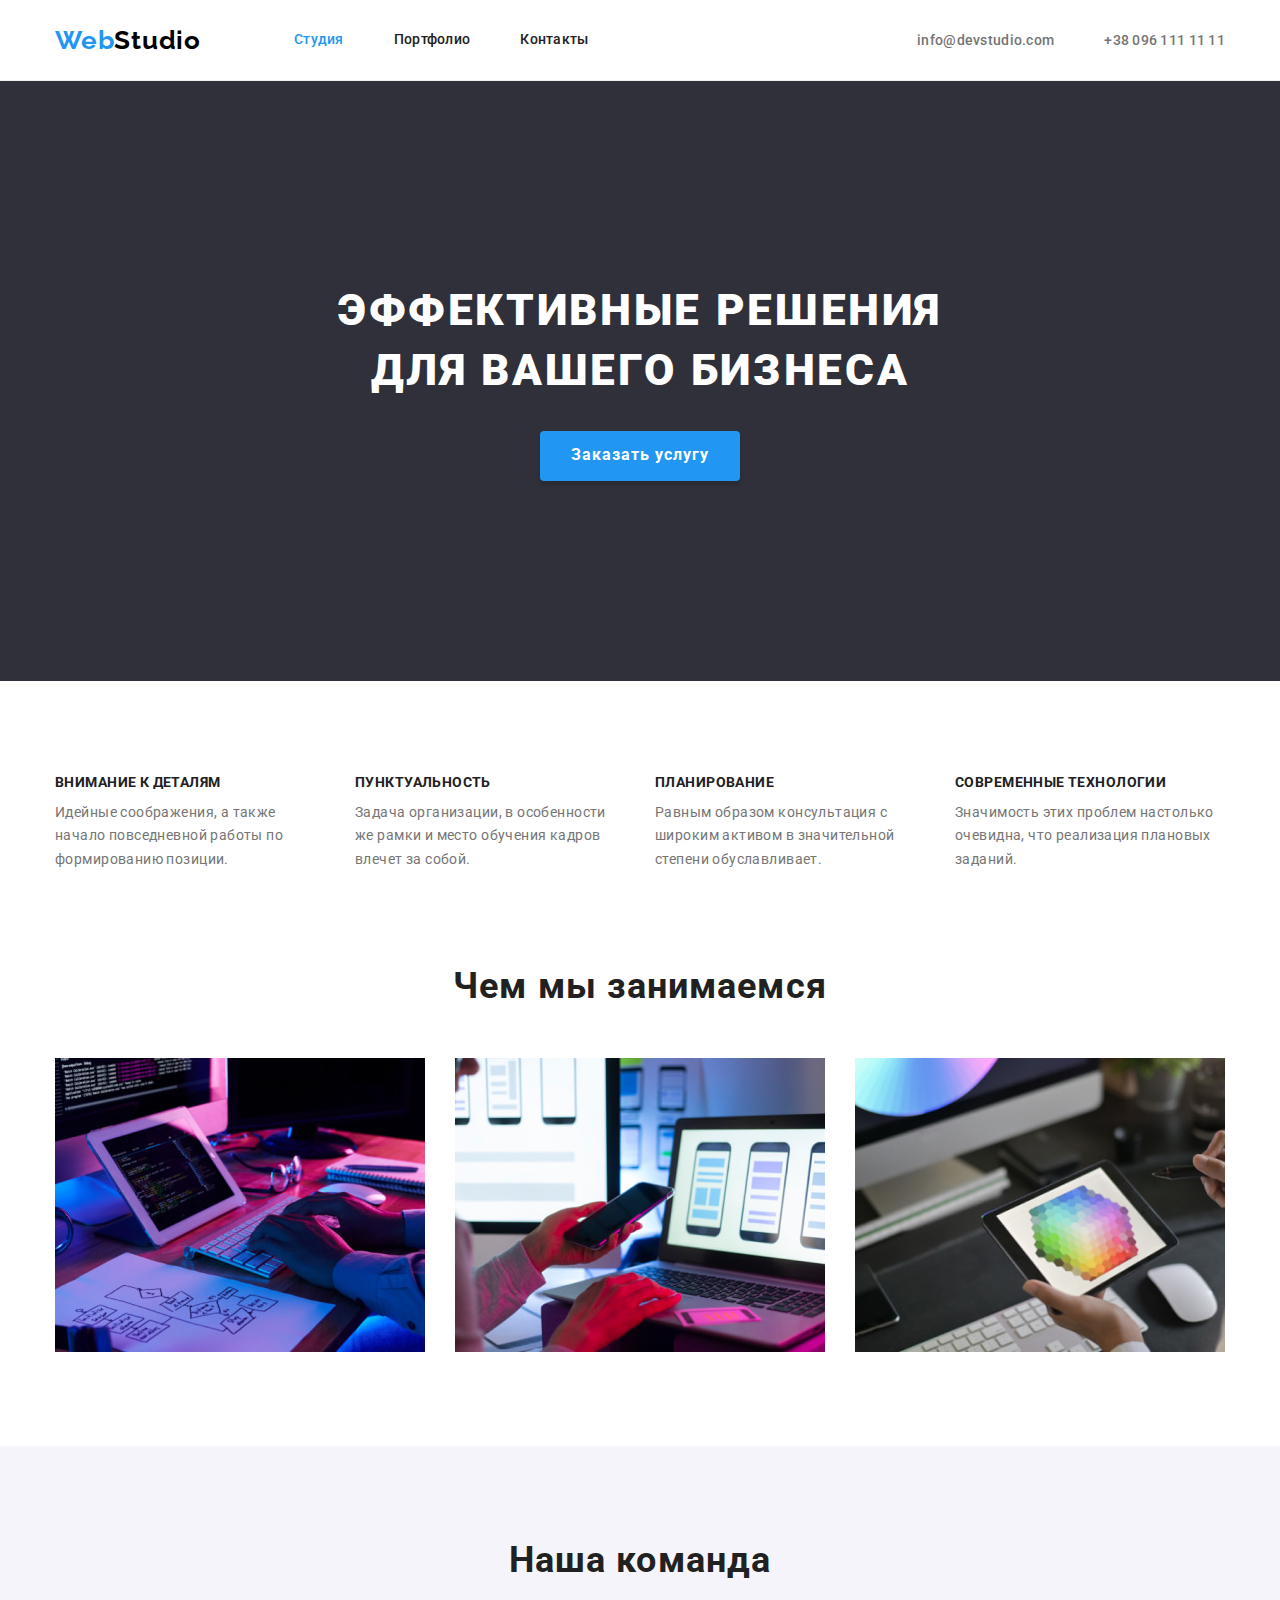
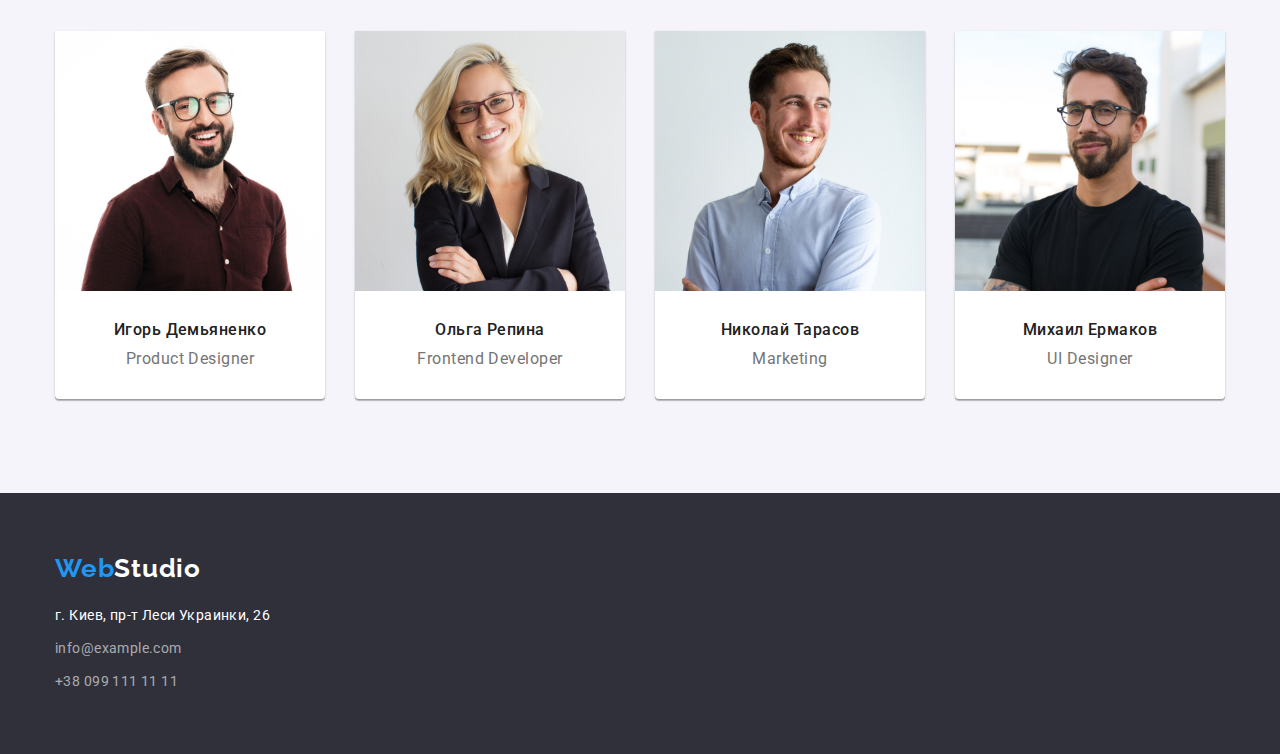
<file: index.html>
<!DOCTYPE html>
<html lang="ru">
  <head>
    <meta charset="UTF-8" />
    <meta http-equiv="X-UA-Compatible" content="IE=edge" />
    <meta name="viewport" content="width=device-width, initial-scale=1.0" />
    <title>Студия</title>
    <link
      href="https://fonts.googleapis.com/css2?family=Raleway:wght@700&family=Roboto:wght@400;500;700;900&display=swap"
      rel="stylesheet"
    />
    <link
      rel="stylesheet"
      href="https://cdn.jsdelivr.net/npm/modern-normalize@1.1.0/modern-normalize.min.css"
    />
    <link rel="stylesheet" href="./css/styles.css" />
  </head>
  <body>
    <!--Шапка сайта-->
    <header class="header">
      <div class="container nav-container">
        <nav class="header-nav">
          <a class="logo" href="./index.html"><span class="logo-web">Web</span>Studio</a>
          <ul class="header-list">
            <li class="item">
              <a class="link current" href="./index.html">Студия</a>
            </li>
            <li class="item">
              <a class="link" href="./portfolio.html">Портфолио</a>
            </li>
            <li class="item">
              <a class="link" href="#contacts">Контакты</a>
            </li>
          </ul>
        </nav>
        <ul class="auth-nav-list">
          <li class="item">
            <a class="link" href="mailto:info@devstudio.com">info@devstudio.com</a>
          </li>
          <li class="item">
            <a class="link" href="tel:+380961111111">+38 096 111 11 11</a>
          </li>
        </ul>
      </div>
    </header>
    <!--Главный контент-->
    <main>
      <section class="hero-section">
        <div class="container">
          <h1 class="hero-title">
            эффективные решения<br />
            для вашего бизнеса
          </h1>
          <button type="button" class="button-hero">Заказать услугу</button>
        </div>
      </section>
      <!--Наши преймущества-->
      <section class="section-benefits">
        <div class="container benefits-item">
          <h2 class="visually-hidden">Список преймуществ</h2>
          <ul class="section-benefits-list">
            <li class="item">
              <h3 class="section-benefits-title">внимание к деталям</h3>
              <p class="section-benefits-text">
                Идейные соображения, а также начало повседневной работы по формированию позиции.
              </p>
            </li>
            <li class="item">
              <h3 class="section-benefits-title">пунктуальность</h3>
              <p class="section-benefits-text">
                Задача организации, в особенности же рамки и место обучения кадров влечет за собой.
              </p>
            </li>
            <li class="item">
              <h3 class="section-benefits-title">планирование</h3>
              <p class="section-benefits-text">
                Равным образом консультация с широким активом в значительной степени обуславливает.
              </p>
            </li>
            <li class="item">
              <h3 class="section-benefits-title">современные технологии</h3>
              <p class="section-benefits-text">
                Значимость этих проблем настолько очевидна, что реализация плановых заданий.
              </p>
            </li>
          </ul>
        </div>
      </section>
      <!--Чем мы занимаемся-->
      <section class="our-work-section">
        <div class="container">
          <h2 class="our-work-title">Чем мы занимаемся</h2>
          <ul class="our-work-list">
            <li class="item">
              <img
                src="./images/our-work-section/pic-1.jpg"
                alt="програмирует"
                width="370"
                height="294"
              />
            </li>
            <li class="item">
              <img
                src="./images/our-work-section/pic-2.jpg"
                alt="делает логотипы"
                width="370"
                height="294"
              />
            </li>
            <li class="item">
              <img
                src="./images/our-work-section/pic-3.jpg"
                alt="ретуширует"
                width="370"
                height="294"
              />
            </li>
          </ul>
        </div>
      </section>
      <!--Наша команда-->
      <section class="our-team-section">
        <div class="container">
          <h2 class="our-team">Наша команда</h2>
          <ul class="our-team-list">
            <li class="item">
              <img
                class="our-team-list-card"
                src="./images/our-team-section/product-designer.jpg"
                alt="портрет мужчины"
                width="270"
              />
              <div class="media-team">
                <h3 class="our-team-title">Игорь Демьяненко</h3>
                <p class="our-team-text">Product Designer</p>
              </div>
            </li>
            <li class="item">
              <img
                class="our-team-list-card"
                src="./images/our-team-section/front-end-developer.jpg"
                alt="портрет женщины в очках"
                width="270"
                height="260"
              />
              <div class="media-team">
                <h3 class="our-team-title">Ольга Репина</h3>
                <p class="our-team-text">Frontend Developer</p>
              </div>
            </li>
            <li class="item">
              <img
                class="our-team-list-card"
                src="./images/our-team-section/marketing.jpg"
                alt="портрет мужчины"
                width="270"
                height="260"
              />
              <div class="media-team">
                <h3 class="our-team-title">Николай Тарасов</h3>
                <p class="our-team-text">Marketing</p>
              </div>
            </li>
            <li class="item">
              <img
                class="our-team-list-card"
                src="./images/our-team-section/ui-designer.jpg"
                alt="портрет мужчины"
                width="270"
                height="260"
              />
              <div class="media-team">
                <h3 class="our-team-title">Михаил Ермаков</h3>
                <p class="our-team-text">UI Designer</p>
              </div>
            </li>
          </ul>
        </div>
      </section>
    </main>
    <!--Подвал-->
    <footer class="footer" id="contacts">
      <div class="container">
        <a href="./index.html" class="logo-footer"><span class="logo-web">Web</span>Studio</a>
        <address class="adress-footer">
          <ul class="footer-list">
            <li class="item">
              <a class="footer-adress" href="#">г. Киев, пр-т Леси Украинки, 26</a>
            </li>
            <li class="item">
              <a class="footer-contacts" href="mailto:info@example.com">info@example.com</a>
            </li>
            <li class="item">
              <a class="footer-contacts" href="tel:+380991111111">+38 099 111 11 11</a>
            </li>
          </ul>
        </address>
      </div>
    </footer>
  </body>
</html>
</file>
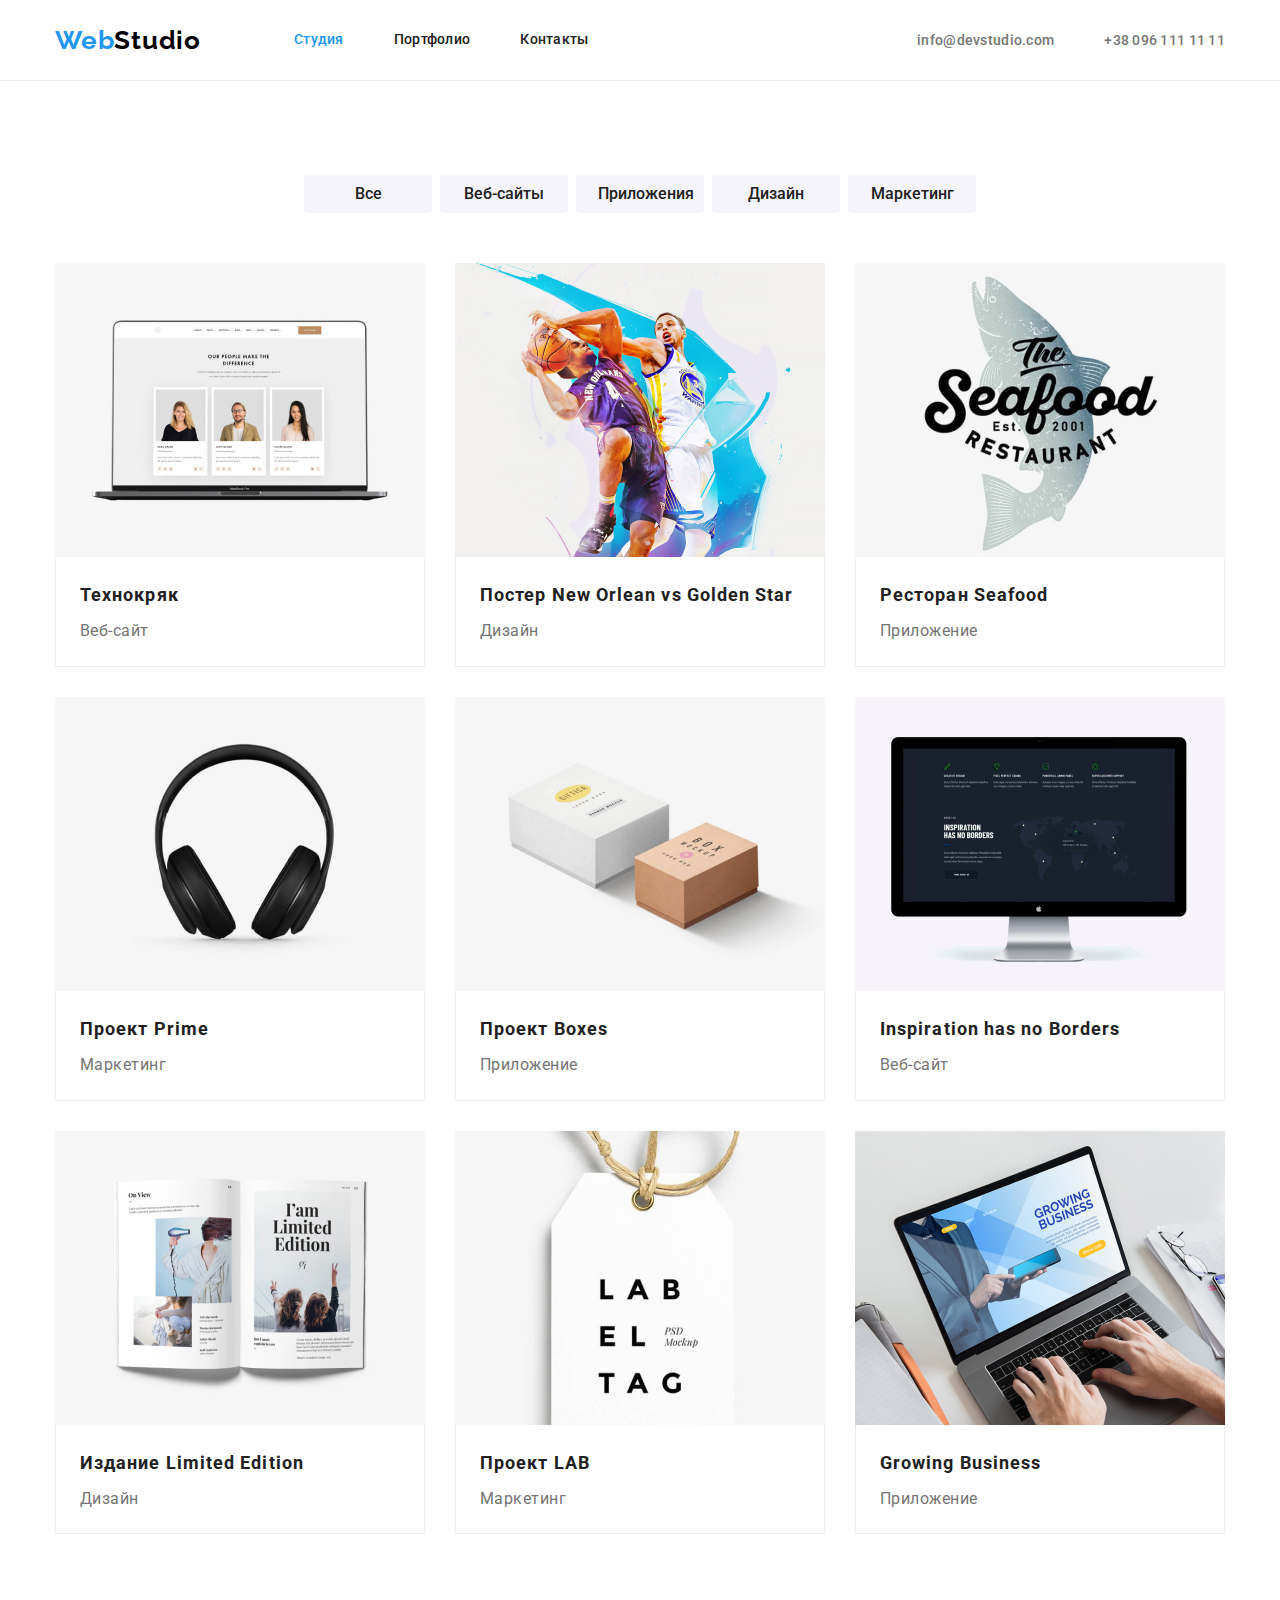
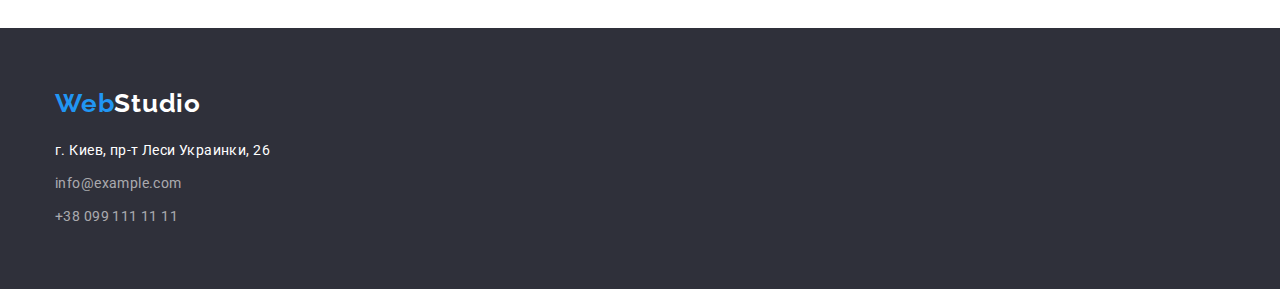
<file: portfolio.html>
<!DOCTYPE html>
<html lang="ru">
  <head>
    <meta charset="UTF-8" />
    <meta http-equiv="X-UA-Compatible" content="IE=edge" />
    <meta name="viewport" content="width=device-width, initial-scale=1.0" />
    <title>Портфолио</title>
    <link
      href="https://fonts.googleapis.com/css2?family=Raleway:wght@700&family=Roboto:wght@400;500;700;900&display=swap"
      rel="stylesheet"
    />
    <link
      rel="stylesheet"
      href="https://cdn.jsdelivr.net/npm/modern-normalize@1.1.0/modern-normalize.min.css"
    />
    <link rel="stylesheet" href="./css/styles.css" />
  </head>
  <body>
    <!--Шапка сайта-->
    <header class="header">
      <div class="container nav-container">
        <nav class="header-nav">
          <a class="logo" href="./index.html"><span class="logo-web">Web</span>Studio</a>
          <ul class="header-list">
            <li class="item">
              <a class="link current" href="./index.html">Студия</a>
            </li>
            <li class="item">
              <a class="link" href="./portfolio.html">Портфолио</a>
            </li>
            <li class="item">
              <a class="link" href="#contacts">Контакты</a>
            </li>
          </ul>
        </nav>
        <ul class="auth-nav-list">
          <li class="item">
            <a class="link" href="mailto:info@devstudio.com">info@devstudio.com</a>
          </li>
          <li class="item">
            <a class="link" href="tel:+380961111111">+38 096 111 11 11</a>
          </li>
        </ul>
      </div>
    </header>
    <!--Портфолио кнопки-->
    <main>
      <section class="portfolio-section">
        <div class="container">
          <h1 class="visually-hidden">Our portfolio</h1>
          <ul class="portfolio-buttons-list">
            <li class="item"><button type="button" class="portfolio-button">Все</button></li>
            <li class="item">
              <button type="button" class="portfolio-button">Веб-сайты</button>
            </li>
            <li class="item">
              <button type="button" class="portfolio-button">Приложения</button>
            </li>
            <li class="item">
              <button type="button" class="portfolio-button">Дизайн</button>
            </li>
            <li class="item">
              <button type="button" class="portfolio-button">Маркетинг</button>
            </li>
          </ul>
          <ul class="portfolio-section-list">
            <li class="item card">
              <a href="">
                <img
                  src="./images/portfolio-section/project-1.jpg"
                  alt="картинка сайта"
                  width="370"
                />
                <div class="card-container">
                  <h2 class="portfolio-title">Технокряк</h2>
                  <p class="portfolio-text">Веб-сайт</p>
                </div>
              </a>
            </li>
            <li class="item">
              <a href="">
                <img
                  src="./images/portfolio-section/project-2.jpg"
                  alt="два человека играют в баскетбол"
                  width="370"
                />
                <div class="card-container">
                  <h2 class="portfolio-title">Постер New Orlean vs Golden Star</h2>
                  <p class="portfolio-text">Дизайн</p>
                </div>
              </a>
            </li>
            <li class="item">
              <a href="">
                <img
                  src="./images/portfolio-section/project-3.jpg"
                  alt="логотип приложения"
                  width="370"
                />
                <div class="card-container">
                  <h2 class="portfolio-title">Ресторан Seafood</h2>
                  <p class="portfolio-text">Приложение</p>
                </div>
              </a>
            </li>
            <li class="item">
              <a href="">
                <img
                  src="./images/portfolio-section/project-4.jpg"
                  alt="картинка наушников"
                  width="370"
                />
                <div class="card-container">
                  <h2 class="portfolio-title">Проект Prime</h2>
                  <p class="portfolio-text">Маркетинг</p>
                </div>
              </a>
            </li>
            <li class="item">
              <a href="">
                <img
                  src="./images/portfolio-section/project-5.jpg"
                  alt="картинка с коробками"
                  width="370"
                />
                <div class="card-container">
                  <h2 class="portfolio-title">Проект Boxes</h2>
                  <p class="portfolio-text">Приложение</p>
                </div>
              </a>
            </li>
            <li class="item">
              <a href="">
                <img
                  src="./images/portfolio-section/project-6.jpg"
                  alt="картинка с компьютероми"
                  width="370"
                />
                <div class="card-container">
                  <h2 class="portfolio-title">Inspiration has no Borders</h2>
                  <p class="portfolio-text">Веб-сайт</p>
                </div>
              </a>
            </li>
            <li class="item">
              <a href="">
                <img
                  src="./images/portfolio-section/project-7.jpg"
                  alt="картинка с книжкой"
                  width="370"
                />
                <div class="card-container">
                  <h2 class="portfolio-title">Издание Limited Edition</h2>
                  <p class="portfolio-text">Дизайн</p>
                </div>
              </a>
            </li>
            <li class="item">
              <a href="">
                <img
                  src="./images/portfolio-section/project-8.jpg"
                  alt="картинка с биркой"
                  width="370"
                />
                <div class="card-container">
                  <h2 class="portfolio-title">Проект LAB</h2>
                  <p class="portfolio-text">Маркетинг</p>
                </div>
              </a>
            </li>
            <li class="item">
              <a href="">
                <img
                  src="./images/portfolio-section/project-9.jpg"
                  alt="картинка с ноутбуком"
                  width="370"
                />
                <div class="card-container">
                  <h2 class="portfolio-title">Growing Business</h2>
                  <p class="portfolio-text">Приложение</p>
                </div>
              </a>
            </li>
          </ul>
        </div>
      </section>
    </main>
    <!--Подвал-->
    <footer class="footer" id="contacts">
      <div class="container">
        <a href="./index.html" class="logo-footer"><span class="logo-web">Web</span>Studio</a>
        <address class="adress-footer">
          <ul class="footer-list">
            <li class="item">
              <a class="footer-adress" href="#">г. Киев, пр-т Леси Украинки, 26</a>
            </li>
            <li class="item">
              <a class="footer-contacts" href="mailto:info@example.com">info@example.com</a>
            </li>
            <li class="item">
              <a class="footer-contacts" href="tel:+380991111111">+38 099 111 11 11</a>
            </li>
          </ul>
        </address>
      </div>
    </footer>
  </body>
</html>
</file>
<file: css/styles.css>
*,
*::before,
*::after {
  box-sizing: border-box;
}
body {
  background-color: #ffffff;
  font-family: 'Roboto', Tahoma, sans-serif;
}
:root {
  --header-color: #ffffff;

  --hero-title-color: #ffffff;

  --main-text-title-color: #212121;

  --second-text-title-color: #757575;

  --hover-buton-color: #2196f3;

  --logo-color: #000000;

  --button-portfolio-colour: #f5f4fa;
}
a {
  text-decoration: none;
}
ul,
ol {
  padding: 0;
  list-style: none;
  margin: 0;
}
p,
h1,
h2,
h3,
h4 {
  padding: 0;
  margin: 0;
}
img {
  display: block;
  max-height: 100%;
  height: auto;
}

.container {
  margin-left: auto;
  margin-right: auto;
  padding-left: 15px;
  padding-right: 15px;
  width: 1200px;
  /* outline: 2px solid tomato; */
}

/* ---------------------------------ШАПКА САЙТА----------------------------------- */
.header {
  border-bottom: 1px solid #eeeeee;

  /* outline: 2px solid tomato; */
}
.nav-container {
  display: flex;
  align-items: center;
}
.header-nav {
  display: flex;
  align-items: center;
}
.header-list {
  display: flex;
}
.header-list .item {
  margin-right: 50px;
}
.header-list .item:last-child {
  margin-right: 0px;
}
.header-list .link {
  display: block;
  padding-top: 32px;
  padding-bottom: 32px;
}
.logo {
  margin-right: 93px;
  font-family: Raleway;
  font-style: normal;
  font-weight: bold;
  font-size: 26px;
  line-height: 1.19;
  letter-spacing: 0.03em;
  color: var(--logo-color);
}
.logo-web {
  font-family: Raleway;
  font-style: normal;
  font-weight: bold;
  font-size: 26px;
  line-height: 1.19;
  letter-spacing: 0.03em;
  color: var(--hover-buton-color);
}
.link {
  font-style: normal;
  font-weight: 500;
  font-size: 14px;
  line-height: 1.14;
  letter-spacing: 0.02em;
  color: var(--main-text-title-color);
}
.header-list .link:hover,
.header-list .link:focus {
  color: var(--hover-buton-color);
}
.header-list .link.current {
  color: #2196f3;
}
.auth-nav-list {
  display: flex;
  margin-left: auto;
}
.auth-nav-list .item {
  margin-right: 50px;
}
.auth-nav-list .item:last-child {
  margin-right: 0px;
}
.auth-nav-list .link {
  font-style: normal;
  font-weight: 500;
  font-size: 14px;
  line-height: 1.14;
  letter-spacing: 0.02em;
  color: var(--second-text-title-color);
}
.auth-nav-list .link:hover,
.auth-nav-list .link:focus {
  color: var(--hover-buton-color);
}

/* ---------------------------------ГЛАВНЫЙ КОНТЕНТ----------------------------------- */

.hero-section {
  padding-top: 200px;
  padding-bottom: 200px;
  background-color: #2f303a;
  text-align: center;
}
.hero-title {
  margin: 0 0 30px 0;
  font-style: normal;
  font-weight: 900;
  font-size: 44px;
  line-height: 1.36;
  text-align: center;
  letter-spacing: 0.06em;
  text-transform: uppercase;
  color: var(--hero-title-color);
}

.button-hero {
  font-family: inherit;
  font-style: normal;
  font-weight: 700;
  font-size: 16px;
  line-height: 1.8;
  letter-spacing: 0.06em;
  cursor: pointer;
  width: 200px;
  height: 50px;
  border: 0;
  box-shadow: 0px 4px 4px rgba(0, 0, 0, 0.15);
  border-radius: 4px;
  color: var(--header-color);
  background-color: #2196f3;
}
.button-hero:hover,
.button-hero:focus {
  background: #188ce8;
  box-shadow: 0px 4px 4px rgba(0, 0, 0, 0.15);
  border-radius: 4px;
}
.visually-hidden {
  position: absolute;
  white-space: nowrap;
  width: 1px;
  height: 1px;
  overflow: hidden;
  border: 0;
  padding: 0;
  clip: rect(0 0 0 0);
  clip-path: inset(50%);
  margin: -1px;
}
.section-benefits {
  padding-top: 94px;
  padding-bottom: 94px;
  /* outline: 2px solid tomato; */
}
.benefits-item {
  display: flex;
}
.section-benefits-list {
  display: flex;
}
.section-benefits-list .item {
  width: 270px;
  margin-right: 30px;
}
.section-benefits-list .item:last-child {
  margin-right: 0;
}

.section-benefits-title {
  margin-bottom: 10px;
  font-style: normal;
  font-weight: 700;
  font-size: 14px;
  line-height: 1.14;
  letter-spacing: 0.03em;
  text-transform: uppercase;
  color: var(--main-text-title-color);
}
.sectiom-benefits {
  background-color: #e5e5e5;
}
.section-benefits-text {
  font-size: 14px;
  line-height: 1.7;
  letter-spacing: 0.03em;
  color: var(--second-text-title-color);
}
.our-work-section {
  padding-bottom: 94px;
}
.our-work-list {
  display: flex;
}
.our-work-list .item {
  margin-right: 30px;
}
.our-work-list .item:last-child {
  margin-right: 0;
}

.our-work-title {
  margin-bottom: 50px;
  text-align: center;
  font-style: normal;
  font-weight: 700;
  font-size: 36px;
  line-height: 1.16;
  text-align: center;
  letter-spacing: 0.03em;
  color: var(--main-text-title-color);
}
/* ---------------------------------НАША КОМАНДА----------------------------------- */
.our-team-section {
  background-color: #f5f4fa;
  padding-top: 94px;
  padding-bottom: 94px;
  /* outline: 2px solid tomato; */
}
.our-team {
  margin-bottom: 50px;
  text-align: center;
  font-style: normal;
  font-weight: 700;
  font-size: 36px;
  line-height: 1.16;
  letter-spacing: 0.03em;
  color: var(--main-text-title-color);
}
.our-team-list {
  display: flex;
}

.our-team-list .item {
  margin-right: 30px;
  text-align: center;
  background-color: var(--hero-title-color);
  box-shadow: 0px 1px 3px rgba(0, 0, 0, 0.12), 0px 1px 1px rgba(0, 0, 0, 0.14),
    0px 2px 1px rgba(0, 0, 0, 0.2);
  border-radius: 0px 0px 4px 4px;
}
.our-team-list .item:last-child {
  margin-right: 0;
}

.our-team-title {
  margin-bottom: 10px;
  font-style: normal;
  font-weight: 500;
  font-size: 16px;
  line-height: 1.18;
  letter-spacing: 0.03em;
  color: var(--main-text-title-color);
}
.our-team-text {
  font-size: 16px;
  line-height: 1.18;
  letter-spacing: 0.03em;
  color: var(--second-text-title-color);
}

.media-team {
  padding: 30px 15px 30px 15px;
  margin: 0;
}

/* ---------------------------------СТРАНИЦА ПОРТФОЛИО----------------------------------- */

.portfolio-section {
  padding-top: 94px;
  padding-bottom: 94px;
}
.portfolio-buttons-list {
  display: flex;
  justify-content: center;
  margin-bottom: 50px;
}
.portfolio-buttons-list .item {
  margin-right: 8px;
}
.portfolio-buttons-list .item:last-child {
  margin-right: 0;
}
.portfolio-button {
  padding: 6px 22px 6px 22px;
  font-family: inherit;
  font-style: normal;
  font-weight: 500;
  font-size: 16px;
  line-height: 1.6;
  width: 128px;
  height: 38px;
  border: 0px;
  border-radius: 4px;
  cursor: pointer;
  background-color: var(--button-portfolio-colour);
  color: var(--main-text-title-color);
}
.portfolio-button:hover,
.portfolio-button:focus {
  background-color: #2196f3;
  color: #ffffff;
  box-shadow: 0px 3px 1px rgba(0, 0, 0, 0.1), 0px 1px 2px rgba(0, 0, 0, 0.08),
    0px 2px 2px rgba(0, 0, 0, 0.12);
  border-radius: 4px;
}

.portfolio-section-list {
  display: flex;
  flex-wrap: wrap;
  flex-direction: row;
}
.portfolio-section-list .item {
  margin-right: 30px;
  margin-bottom: 30px;
  /* outline: 1px solid tomato; */
}
.portfolio-section-list .item:nth-child(3n) {
  margin-right: 0;
}
.portfolio-section-list .item:nth-last-child(-n + 3) {
  margin-bottom: 0;
}

.portfolio-title {
  margin-bottom: 4px;
  font-style: normal;
  font-weight: 700;
  font-size: 18px;
  line-height: 2;
  letter-spacing: 0.06em;
  color: var(--main-text-title-color);
}
.portfolio-text {
  font-size: 16px;
  line-height: 1.8;
  letter-spacing: 0.03em;
  color: var(--second-text-title-color);
}
.card-container {
  padding: 20px 24px;
  border-bottom: 1px solid #eeeeee;
  border-left: 1px solid #eeeeee;
  border-right: 1px solid #eeeeee;
}

/* ---------------------------------ПОДВАЛ----------------------------------- */
.footer {
  background-color: #2f303a;
  padding-bottom: 60px;
  padding-top: 60px;
}
.logo-footer {
  display: block;
  margin-bottom: 20px;
  font-family: Raleway;
  font-style: normal;
  font-weight: bold;
  font-size: 26px;
  line-height: 1.19;
  letter-spacing: 0.03em;
  color: var(--header-color);
}
.footer-adress {
  font-style: normal;
  font-weight: 400;
  font-size: 14px;
  line-height: 1.7;
  letter-spacing: 0.03em;
  color: var(--header-color);
}
.footer-contacts {
  font-style: normal;
  font-weight: 400;
  font-size: 14px;
  line-height: 1.7;
  letter-spacing: 0.03em;
  color: rgba(255, 255, 255, 0.6);
}
.footer-adress:hover,
.footer-contacts:hover {
  color: #2196f3;
}

.footer-list {
  margin: 0;
}
.footer-list .item {
  margin-bottom: 9px;
}
.footer-list .item:last-child {
  margin-bottom: 0px;
}
</file>
